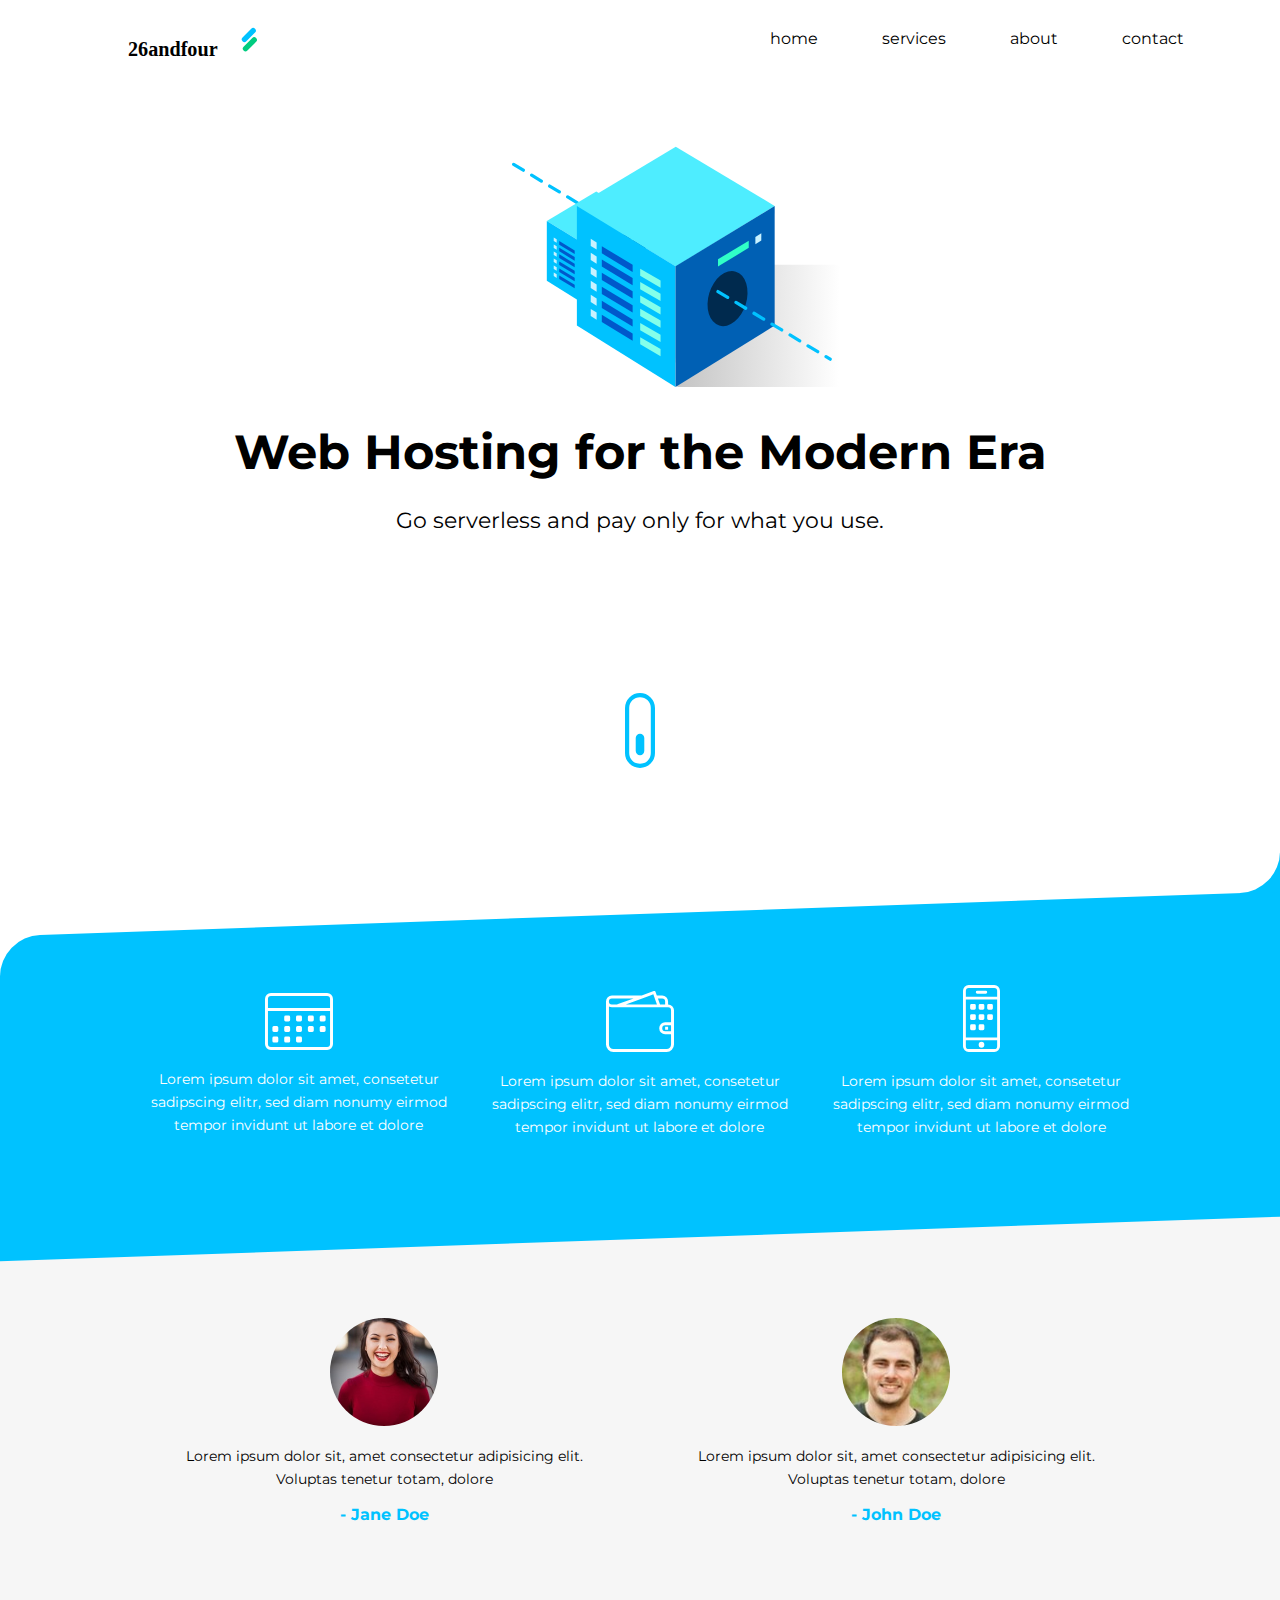
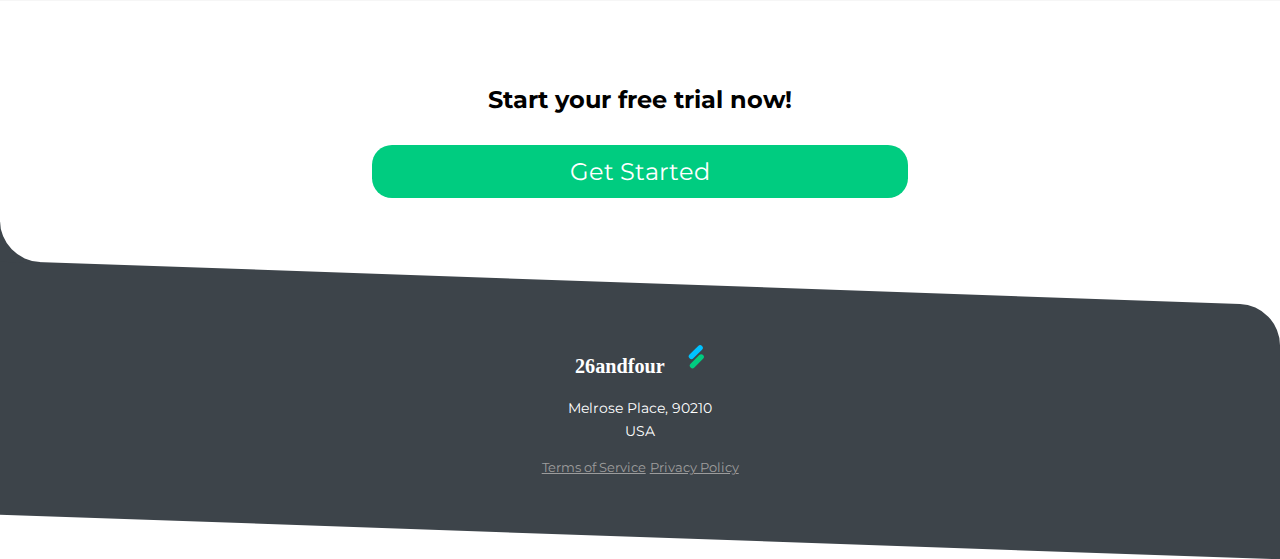
<file: DesignCourseGS/frontend-dev-project/index.html>
<!DOCTYPE html>
<html lang="en">
<head>
    <meta charset="UTF-8">
    <meta name="viewport" content="width=device-width, initial-scale=1.0">
    <meta http-equiv="X-UA-Compatible" content="ie=edge">
    <title>Frontend Dev Course</title>
    <link rel="stylesheet" href="css/main.css">
</head>
<body>
    <div class="container">
        <header>
            <img src="images/logo.svg" alt="23andfour logo" class="logo">

            <nav>
                <a href="#" class="hide-desktop">
                    <img src="images/ham.svg" alt="toggle menu" class="menu" id="menu">
                </a>

                <ul class="show-desktop hide-mobile" id="nav">
                    <li id="exit" class="exit-btn hide-desktop">
                        <img src="images/exit.svg" alt="exit menu">
                    </li>
                    <li><a href="#">home</a></li>
                    <li><a href="#">services</a></li>
                    <li><a href="#">about</a></li>
                    <li><a href="#">contact</a></li>
                </ul>
            </nav>
        </header>

        <section>
            <img src="images/server.svg" alt="server graphic" class="server">
            
            <h1>Web Hosting for the Modern Era</h1>
            <p class="subhead">Go serverless and pay only for what you use.</p>

            <img src="images/scroll.svg" alt="scroll down" class="scroll hide-mobile show-desktop">
        </section>
    </div>

    <div class="blue-container">
        <div class="container">
            <ul>
                <li>
                    <img src="images/icon-1.svg" alt="Calendar icon">
                    <p>Lorem ipsum dolor sit amet, consetetur sadipscing elitr, sed diam nonumy eirmod tempor invidunt ut labore et dolore</p>
                </li>
                <li>
                    <img src="images/icon-2.svg" alt="Calendar icon">
                    <p>Lorem ipsum dolor sit amet, consetetur sadipscing elitr, sed diam nonumy eirmod tempor invidunt ut labore et dolore</p>
                </li>
                <li>
                    <img src="images/icon-3.svg" alt="Calendar icon">
                    <p>Lorem ipsum dolor sit amet, consetetur sadipscing elitr, sed diam nonumy eirmod tempor invidunt ut labore et dolore</p>
                </li>
            </ul>
        </div>
    </div>

    <div class="gray-container">
        <div class="container">
            <ul>
                <li>
                    <figure>
                        <img src="images/user1.png" alt="User testimonial picture">
                        <blockquote>Lorem ipsum dolor sit, amet consectetur adipisicing elit. Voluptas tenetur totam, dolore</blockquote>
                        <figcaption>- Jane Doe</figcaption>
                    </figure>
                </li>
                <li>
                    <figure>
                        <img src="images/user2.png" alt="User testimonial picture">
                        <blockquote>Lorem ipsum dolor sit, amet consectetur adipisicing elit. Voluptas tenetur totam, dolore</blockquote>
                        <figcaption>- John Doe</figcaption>
                    </figure>
                </li>
            </ul>
        </div>
    </div>

    <div class="container">
        <h2>Start your free trial now!</h2>
        <a href="#" class="cta">Get Started</a>
    </div>

    <footer>
        <div class="footer-container">
            <div class="container">
                <a href="#">
                    <img src="images/logo-white.svg" class="logo" alt="logo">
                </a>
                <p class="address">Melrose Place, 90210<br>USA</p>
                <ul class="footer-links">
                    <li><a href="#">Terms of Service</a></li>
                    <li><a href="#">Privacy Policy</a></li>
                </ul>
            </div>
        </div>
    </footer>


    <script>
    
        var menu = document.getElementById('menu');
        var nav = document.getElementById('nav');
        var exit = document.getElementById('exit');

        menu.addEventListener('click', function(e) {
            nav.classList.toggle('hide-mobile');
            e.preventDefault();
        });

        exit.addEventListener('click', function(e) {
            nav.classList.add('hide-mobile');
            e.preventDefault();
        });

    </script>

</body>
</html>
</file>
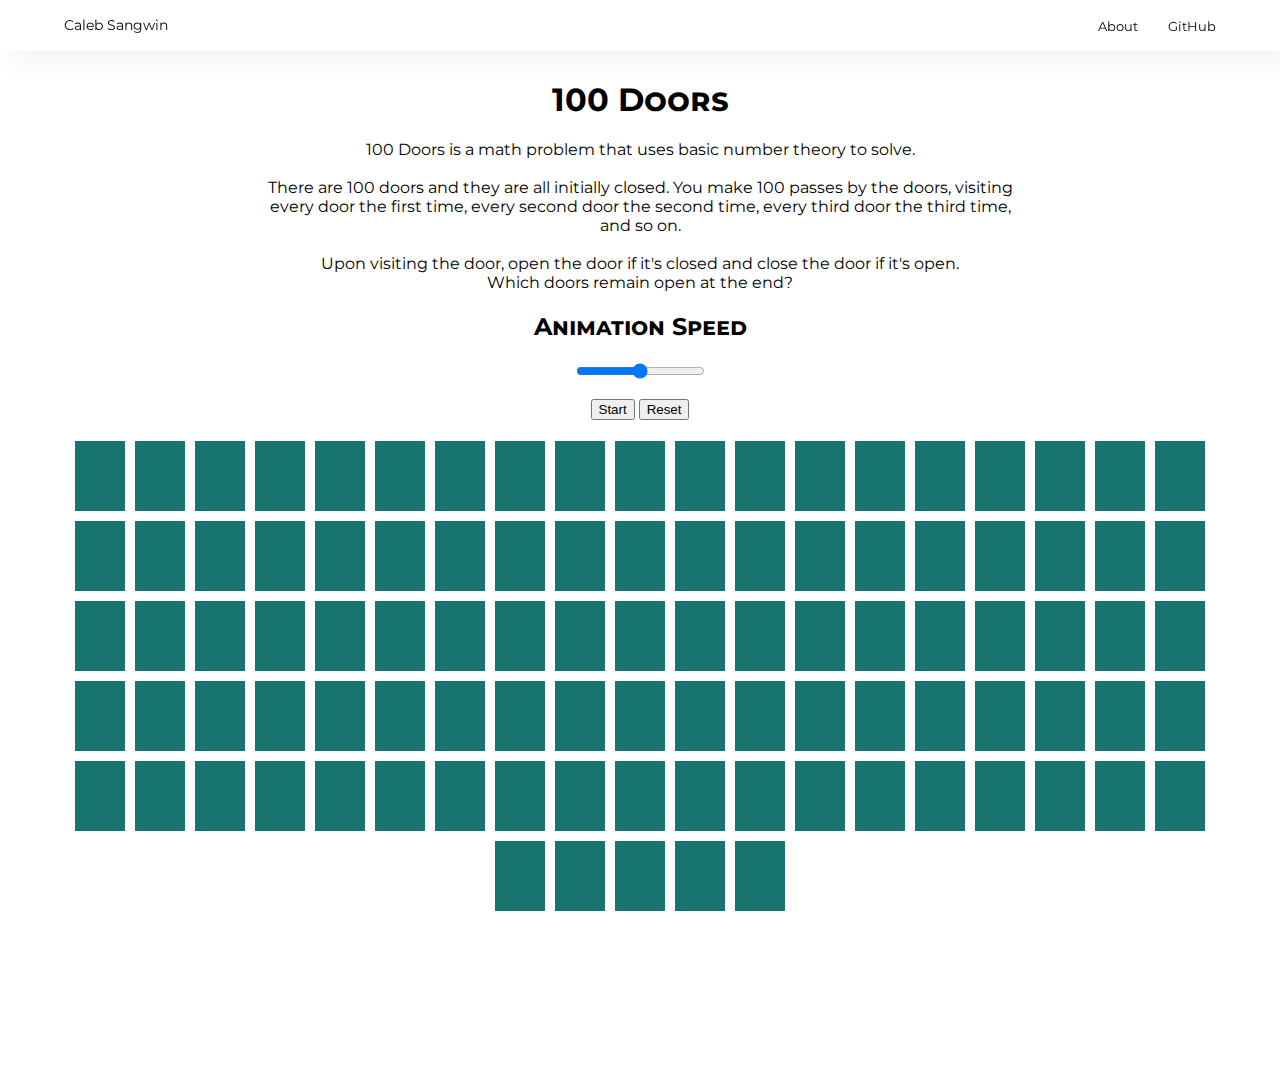
<file: finished/100Doors/index.html>
<!DOCTYPE html>

<html lang="en">

  <head> 

    <meta charset="UTF-8">
    <title>100 Doors</title>
    <meta name="viewport" content="width=device-width, initial-scale=1.0">
    <link href="main.css" rel="stylesheet" type ="text/css">
    <link href="https://fonts.googleapis.com/css2?family=Montserrat&display=swap" rel="stylesheet">
  </head>

  <body> 
 
    <header>

      <a class="logo" href="../index.html">Caleb Sangwin</a>

      <nav>
          <ul>
              <li><a href="#">About</a></li>
              <li><a href="#">GitHub</a></li>
          </ul>
      </nav>
    </header>

    <div class="hero">

      <h1>100 Doors</h1>
      <p>
        100 Doors is a math problem that uses basic number theory to solve.<br><br>
        There are 100 doors and they are all initially closed. You make 100
        passes by the doors, visiting every door the first time, every second
        door the second time, every third door the third time, and so on.<br><br>Upon visiting the door, open the door
        if it's closed and close the door if it's open.<br>Which doors remain open
        at the end?
      </p>
    </div>

    <h2>Animation Speed</h2>

    <div class="slide-container">
      <input type="range" min="0" max="100" value="50" class="slider" id="myRange">
    </div>

    <div class="button-container">

      <button id="start" onclick="toggleDoors(1, 1)" type="button">Start</button>
      <button id="reset" onclick="reset()" type="reset">Reset</button>
    </div>

    <div id="doors"></div>

    <script src="script.js"></script>
  </body>
</html>
</file>
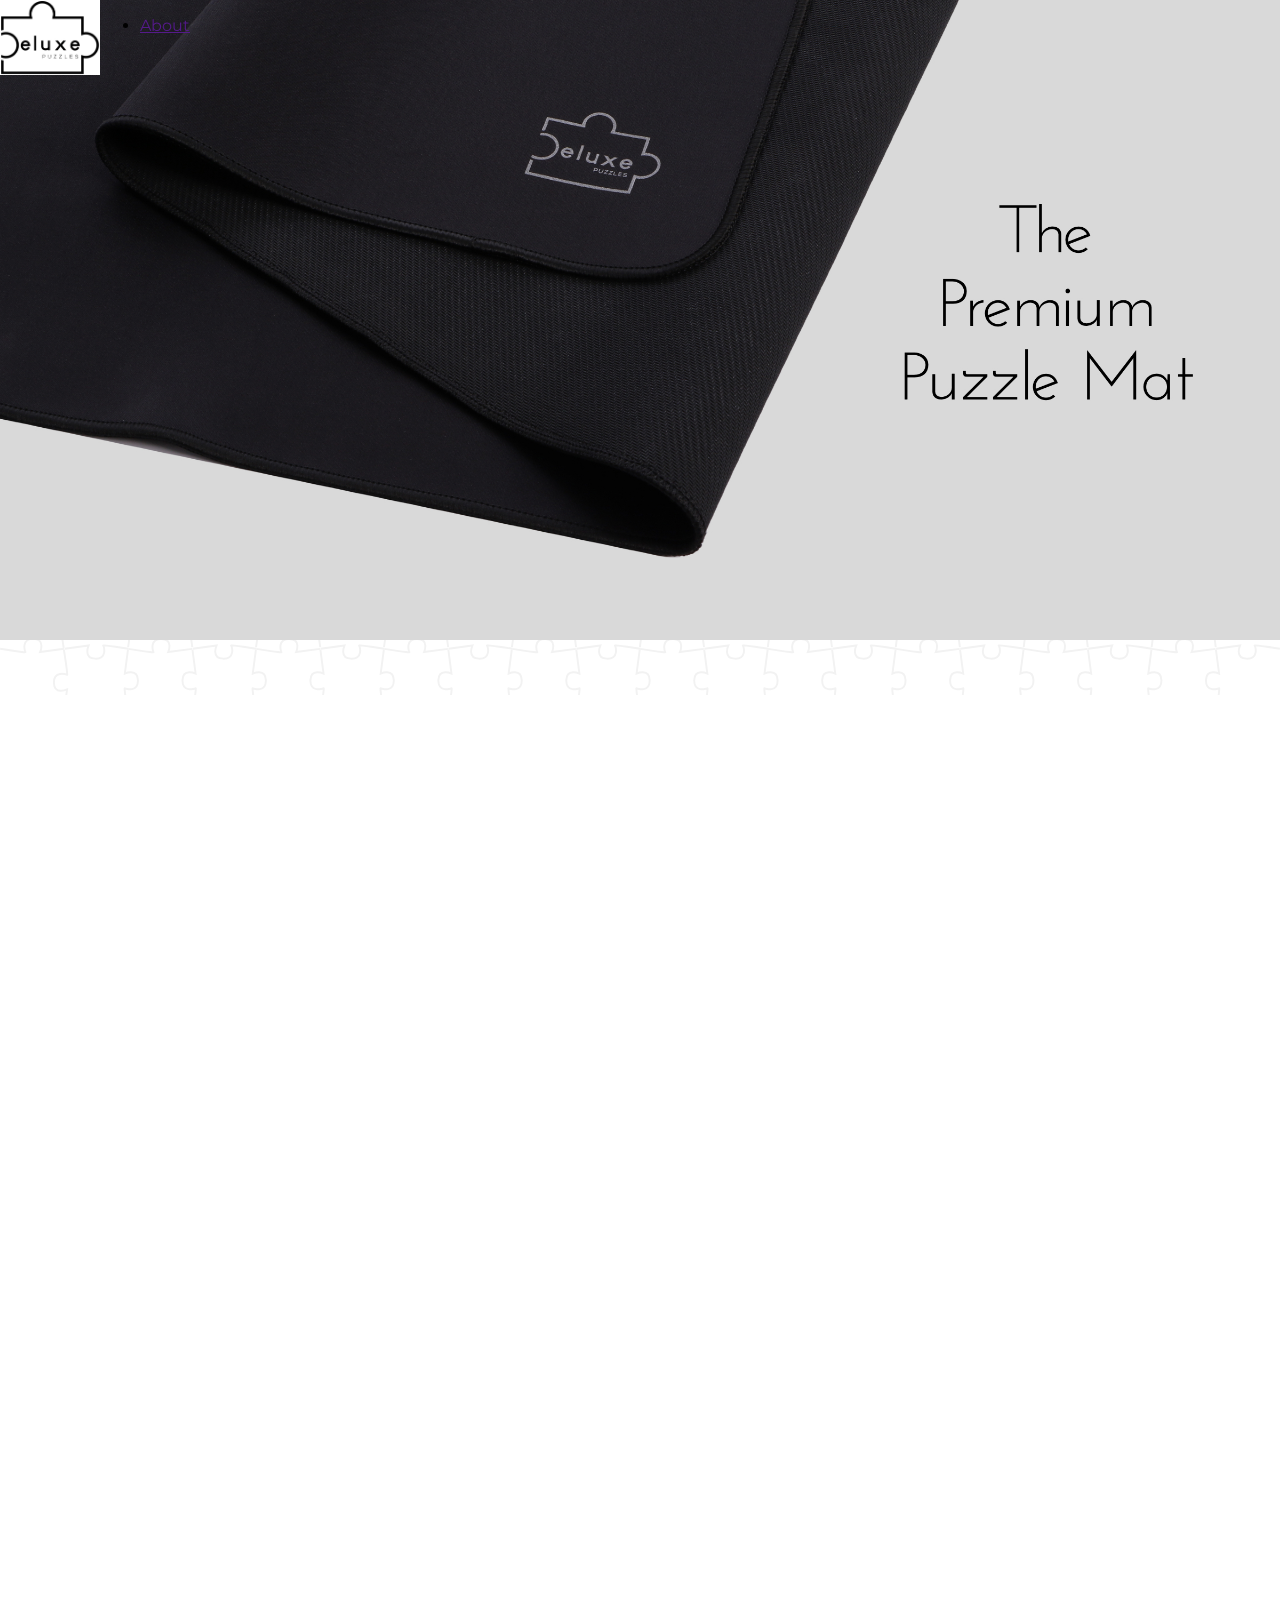
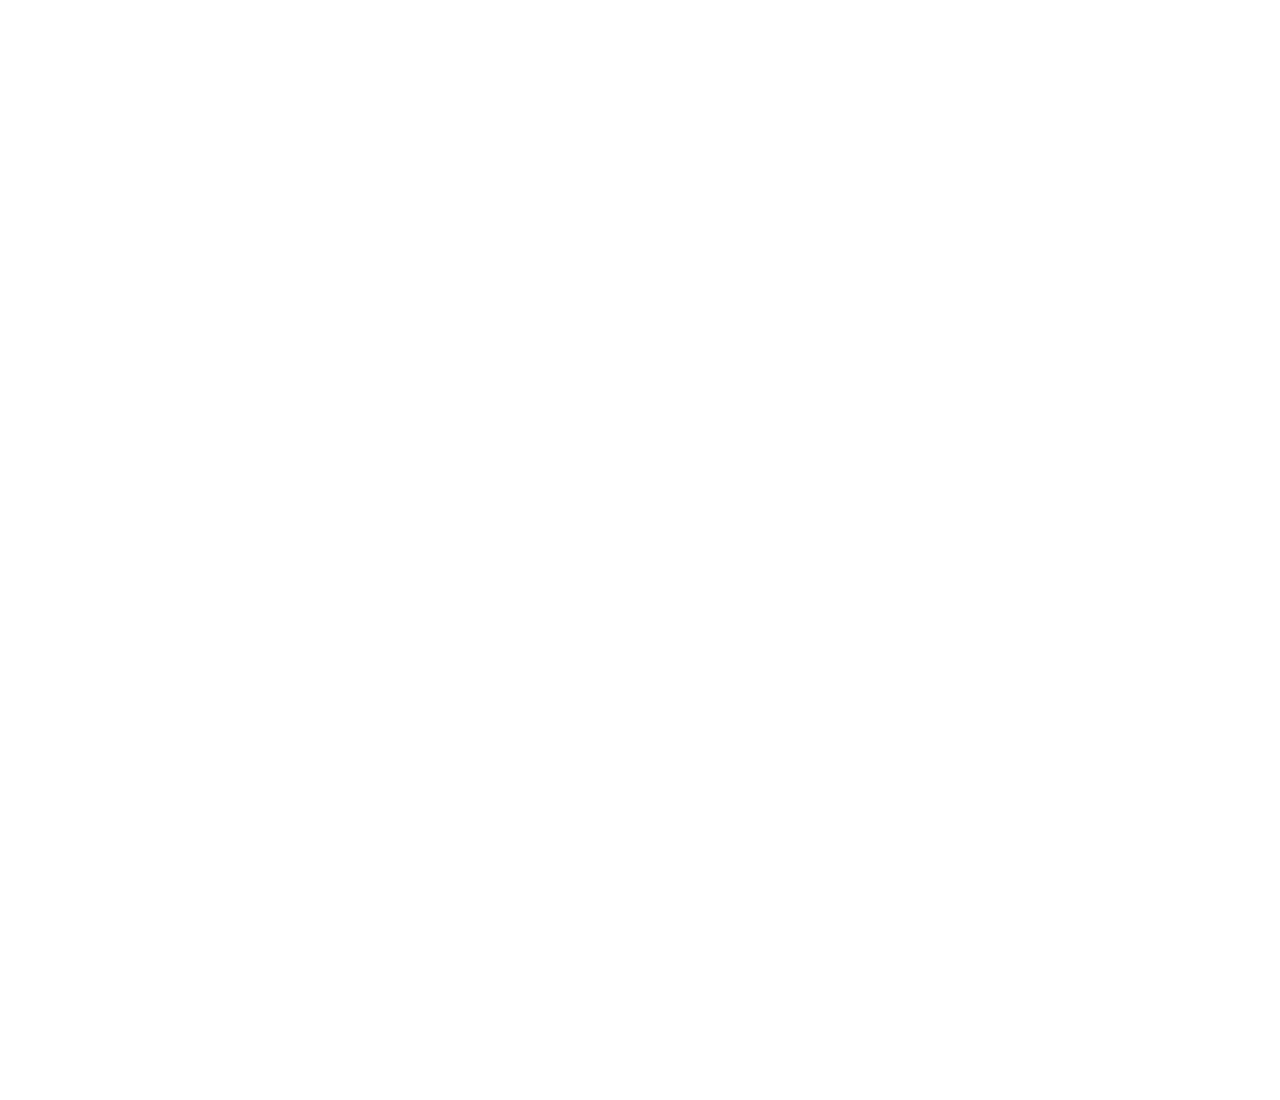
<file: ideas/deluxePuzzles/index.html>
<!DOCTYPE html>
<html lang="en">
<head>
    <meta charset="UTF-8">
    <meta name="viewport" content="width=device-width, initial-scale=1.0">
    <title>Caleb Sangwin</title>
    <link rel="stylesheet" href="main.css">
    <link href="https://fonts.googleapis.com/css?family=Montserrat&display=swap" rel="stylesheet">
</head>
<body>
    <div class="background">
        <img class="background-img" src="images/JigsawBackgroundLarge.svg" alt=""/>
    </div>

    <header>
        <div class="logo">
            <img class="logo" src="images/DeluxePuzzlesLogo.jpg" alt="">
        </div>
        <nav>
            <ul>
                <li><a href="">About</a></li>
            </ul>
        </nav>
    </header>
    <div class="hero">
        <img class="hero-img" src="images/HeroImage.jpg" alt="Premium Puzzle Mat by Deluxe Puzzles">
    </div>
</body>
</html>
</file>
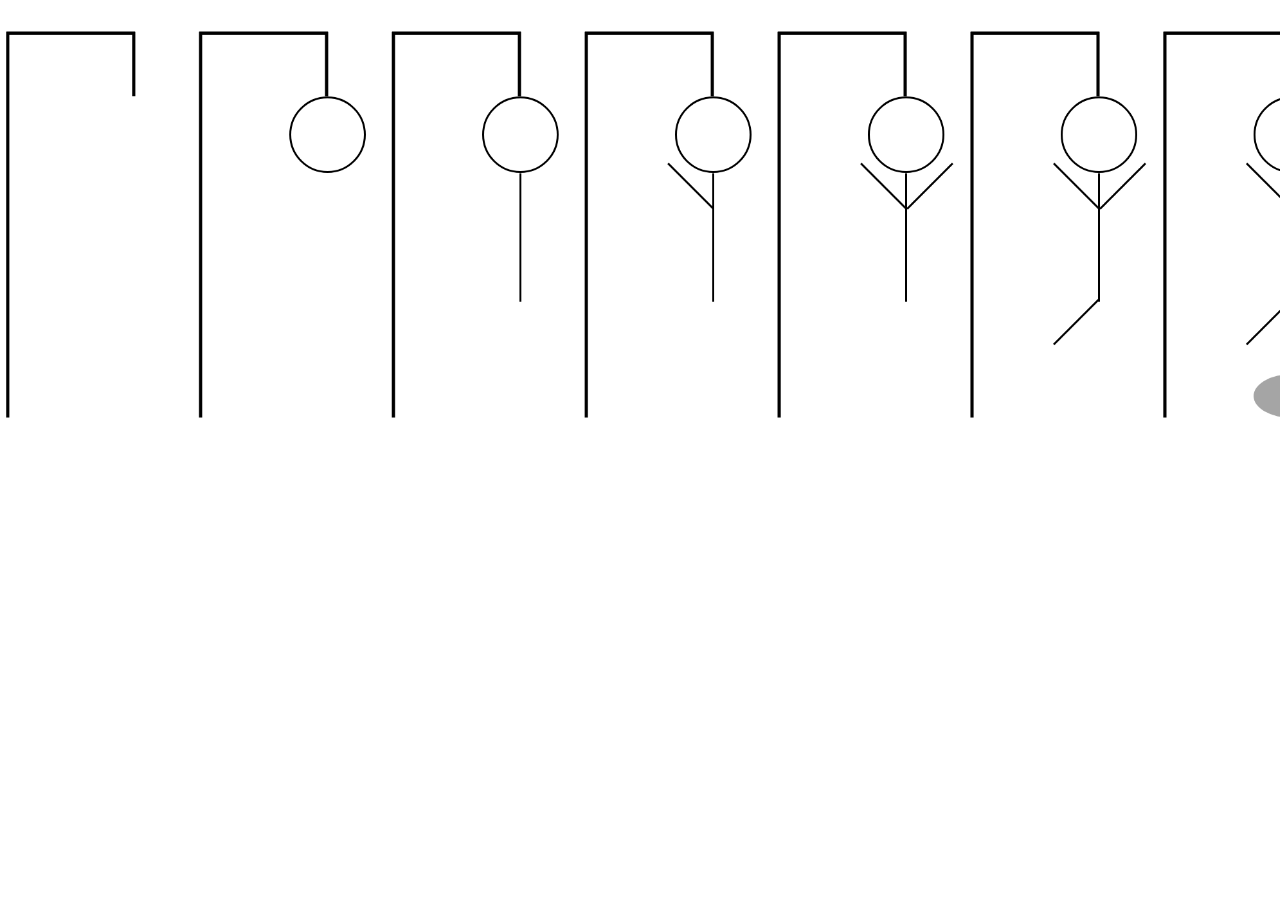
<file: ideas/hangman/index.html>
<!DOCTYPE html>
<html lang="en">
<head>
    <meta charset="UTF-8">
    <meta name="viewport" content="width=device-width, initial-scale=1.0">
    <title>Hangman</title>
    <link href="https://fonts.googleapis.com/css?family=Montserrat&display=swap" rel="stylesheet">
    <link rel="stylesheet" href="main.css">
</head>
<body>
    <div class="hangman"><img id="hangman-img" src="images/hangman.png" alt="All iterations of the hangman."></div>    
    <div id="letters"></div>
    <div id="clue"></div>
    <div id="guesses"></div>
</body>
</html>
</file>
<file: DesignCourseGS/frontend-dev-project/css/main.css>
@import url('https://fonts.googleapis.com/css?family=Montserrat:400,600');

body {
    margin: 0;
    font-family: 'Montserrat', sans-serif;
}

p, blockquote {
    font-size: .9em;
    line-height: 1.6em;
}

ul {
    list-style-type: none;
    margin: 0;
    padding: 0;
}

.container {
    text-align: center;
    padding: .8em 1.2em;
}

.logo {
    width: 130px;
}

.hide-mobile {
    display: none;
}
header {
    display: flex;
    justify-content: space-between;
}

.menu {
    width: 25px;
    margin-top: 45%;
}

.server {
    width: 70%;
    margin: 2em auto 2em 25%;
}

h1, .subhead {
    position: relative;
    z-index: 3;
}

.subhead {
    font-size: 1.1em;
}

.blue-container {
    width: 100%;
    background: #00C2FF;
    color: #fff;
    margin-top: 15%;
    padding: 4em 0 2em;
    border-top-left-radius: 40px;
    transform: skewY(-2deg);
}

.blue-container:before {
    content: "";
    width: 40px;
    height: 40px;
    background-color: #00C2FF;
    position: absolute;
    top: -39px;
    right: 0;
    z-index: -2;
}

.blue-container:after {
    content: "";
    width: 80px;
    height: 80px;
    background-color: #fff;
    top: -80px;
    position: absolute;
    right: 0;
    border-radius: 50%;
    z-index: -1;
}

.blue-container ul {
    transform: skewY(2deg);
}

.blue-container ul li {
    margin-bottom: 3em;
}

.blue-container ul li p {
    padding: 0 .5em;
}

.blue-container img {
    width: 14%;
}

.blue-container ul li:nth-child(3) img {
    width: 8%;
}

.gray-container {
    background: #F6F6F6;
    padding: 4em 0 2em;
    margin-top: -3%;
}

.gray-container ul li:first-child {
    margin-bottom: 2em;
}

figure {
    margin: 0;
    padding: 0;
}

figcaption {
    font-weight: bold;
    color: #00C2FF;
}

h2 {
    margin-top: 7%;
}

.cta {
    background: #00CC80;
    width: calc(100% - 1em);
    display: block;
    color: #fff;
    border-radius: 20px;
    padding: .5em;
    text-decoration: none;
    font-size: 1.5em;
    margin: 3% auto 7%;
    position: relative;
    z-index: 4;
}

.footer-container {
    width: 100%;
    background: #3D444A;
    color: #fff;
    padding: 3em 0;
    border-top-right-radius: 40px;
    transform: skewY(2deg);
}

.footer-container .container {
    transform: skewY(-2deg);
}

.footer-container:before {
    content: "";
    width: 40px;
    height: 40px;
    background-color: #3D444A;
    position: absolute;
    top: -39px;
    left: 0;
    z-index: -2;
}

.footer-container:after {
    content: "";
    width: 80px;
    height: 80px;
    background-color: #fff;
    position: absolute;
    z-index: -1;
    top: -80px;
    left: 0;
    border-radius: 50%;
}

ul.footer-links {
    margin: 0 auto;
}

ul.footer-links li {
    display: inline-block;
}

ul.footer-links li a {
    color: #9D9D9D;
    font-size: .8em;
}

nav ul {
    position: fixed;
    width: 60%;
    top: 0;
    right: 0;
    text-align: left;
    background: rgb(36,41,44);
    height: 100%;
    z-index: 7;
    padding-top: 3em;
}

nav ul li a {
    color: white;
    text-decoration: none;
    display: block;
    width: 100%;
    padding: 1em 2em;
    background-color: rgb(49, 55, 59);
}

nav ul li a:hover {
    background-color: rgb(65, 73, 78);
}

.exit-btn {
    margin-bottom: 1em;
    margin-top: -1.3em;
    text-align: right;
    padding: 0 1.4em;
}

.exit-btn img {
    width: 15px;
    cursor: pointer;
}

@media only screen and (min-width: 650px)  {

    .server {
        width: 50%;
    }

    h1 {
        font-size: 3em;
        margin: 0;
    }

    .subhead {
        font-size: 1.4em;
        margin-bottom: 12%;
    }

    .blue-container {
        margin: 0;
    }

    .blue-container img {
        width: 20%;
    }

    .blue-container ul li:nth-child(3) img {
        width: 11%;
        margin-top: -6px;
    }

    .blue-container ul {
        display: flex;
        margin-top: -1em;
        align-items: center;
    }

    .blue-container ul li {
        margin-bottom: 0;
    }

    .blue-container ul li p {
        padding: 0 .8em;
    }

    .gray-container ul {
        display: flex;
    }

    nav ul {
        width: 40%;
    }

}

@media only screen and (min-width: 875px)  {

    .subhead {
        margin-bottom: 15%;
    }

    .blue-container ul {
        margin: 0 0 4% 0;
    }

    .gray-container ul {
        margin: 4% 0 0;
    }

}

@media only screen and (min-width: 1024px)  {

    .cta {
        width: 50%;
    }

    .container {
        width: 80%;
        margin: 0 auto;
    }

    .show-desktop {
        display: block;
        margin: 0 auto 13% auto;
    }

    .hide-desktop {
        display: none;
    }

    nav ul {
        position: inherit;
        width: auto;
        background: none;
        height: auto;
        display: flex;
        padding-top: 0;
    }

    nav ul li {
        float: left;
    }

    nav ul li a {
        color: black;
        background-color: inherit;
        text-align: right;
        padding: 1em 2em;
    }

    nav ul li a:hover {
        background-color: inherit;
    }

    .scroll {
        width: 30px;
        animation: move 1s infinite alternate;
    }

    @keyframes move {
        from {
            transform: translateY(0px);
        }
        to {
            transform: translateY(20px);
        }
    }

}

@media only screen and (min-width: 1600px)  {

    .server {
        width: 40%;
        margin: 5em auto 4em 15%;
    }

    .container {
        width: 70%;
    }

    .blue-container {
        padding: 7em 0 2em;
    }

    .blue-container ul li p, blockquote {
        font-size: 1.3em;
    }

    .gray-container {
        padding: 6em 0 4em;
    }

    h2 {
        margin-top: 4em;
    }

    .blue-container img {
        width: 15%;
    }

    .blue-container ul li:nth-child(3) img {
        width: 8%;
        margin-top: -4px;
    }

}
</file>
<file: finished/100Doors/main.css>
body {
  margin: 0;
  font-family: Montserrat, sans-serif;
} 

header {
  position: fixed;
  top: 0;
  left: 0;
  width: calc(100% - 8em);
  background: white;
  display: flex;
  justify-content: space-between;
  padding: 1em 4em;
  box-shadow: 10px 10px 30px rgba(0,0,0,0.05);
}

.logo {
  color: black;
  font-size: 0.9em;
}

ul {
    list-style: none;
    margin: 0;
    padding: 0;
}

a {
  text-decoration: none;
  color: black;
}

li {
  display: inline-block;
  padding-left: 2em;
  font-size: 0.8em;
}

h1 {
  margin-top: 2.5em;
  text-align: center;
  font-variant: small-caps;
}

h2 {
  text-align: center;
  font-variant: small-caps;
}

p {
  width: 80%;
  text-align: center;
  margin: 0 auto 20px;
} 

.button-container {
  text-align: center;
  padding-bottom: 1em;
  padding-top: 1em;
}

.slide-container {
  text-align: center;
}

#doors {
  margin: 0 auto;
  width: 90%;
  text-align: center;
  padding-bottom: 10em;
}

#doors div {
  display: inline-block;
  margin: 5px;
  width: 50px;
  height: 70px;
  line-height: 70px;
}

.closedDoor {
  background: rgb(23, 116, 111);
  color: rgb(23, 116, 111);
}

.openDoor {
  outline: 2px solid #111;
  color: #111;
}

@media (min-width: 900px) {
  p {
    width: 60%;
  }
}
</file>
<file: ideas/deluxePuzzles/main.css>
body {
    margin: 0;
    font-family: Montserrat, sans-serif;
    height: 300vh;
}

.background-img {
    width: 100%;
    opacity: 0.05;
    position: fixed;
    z-index: -2;
}

header {
    position: fixed;
    width: 100%;
    display: flex; 
}

.logo {
    width: 100px;
}

nav {
    
}

.hero-img {
    width: 100vw;
}
</file>
<file: ideas/hangman/main.css>
* {
    margin: 0;
    padding: 0;
}

#hangman-img {
    display: block;
    margin: 0 auto;
    max-height: 50vh;
}
</file>
